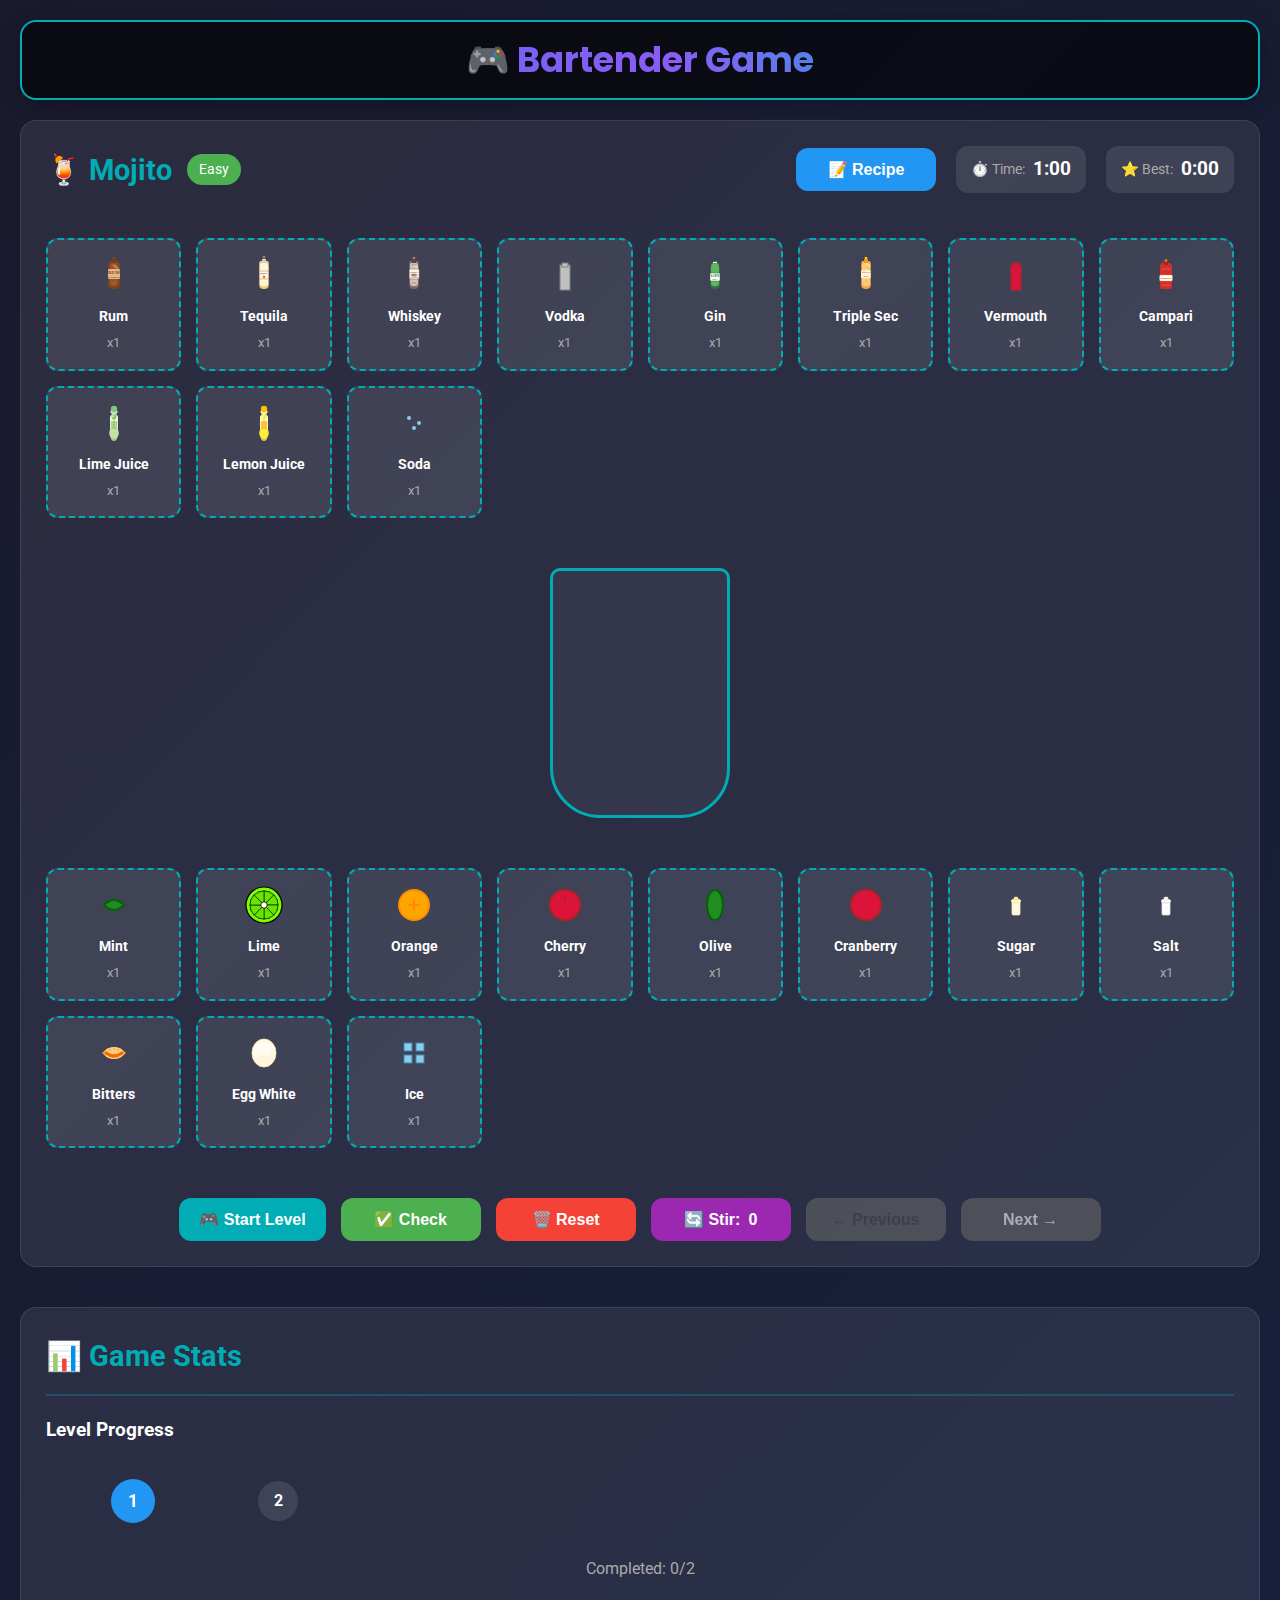
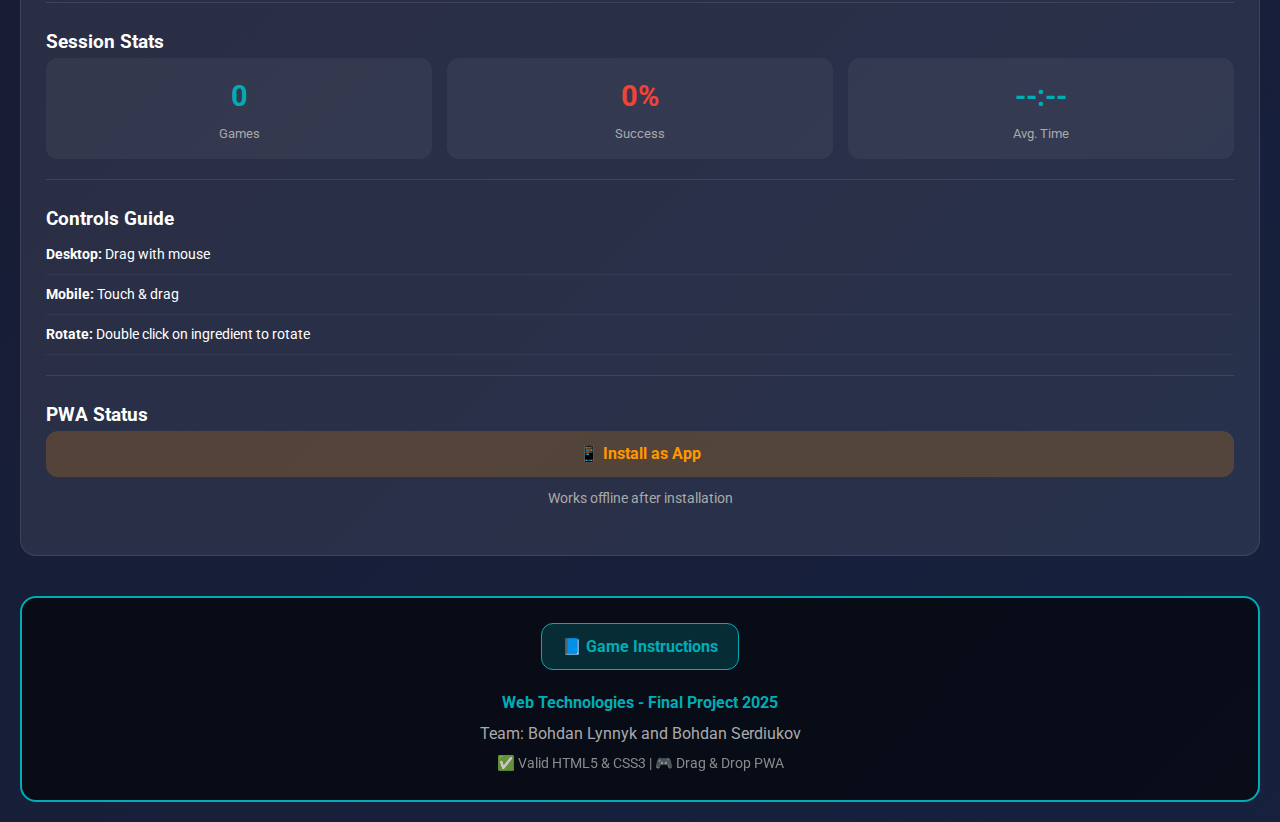
<file: index.html>
<!DOCTYPE html>
<html lang="en">

<head>
    <title>🍸 Bartender Game</title>
    <link rel="stylesheet" href="./style.css">
    <link
        href="https://fonts.googleapis.com/css2?family=Poppins:wght@400;500;600;700&family=Roboto:wght@300;400;500&display=swap"
        rel="stylesheet">
    <meta name="description" content="Drag & Drop cocktail mixing game - PWA for Web Technologies course">
    <meta charset="UTF-8">
    <meta name="viewport" content="width=device-width, initial-scale=1.0">

    <meta name="theme-color" content="#1a1a2e">
    <meta name="mobile-web-app-capable" content="yes">
    <meta name="apple-mobile-web-app-capable" content="yes">
    <meta name="apple-mobile-web-app-status-bar-style" content="black-translucent">
    <meta name="apple-mobile-web-app-title" content="Bartender Game">
    <link rel="icon" type="image/png" href="favicon/favicon-96x96.png" sizes="96x96">
    <link rel="icon" type="image/svg+xml" href="favicon/favicon.svg">
    <link rel="shortcut icon" href="favicon/favicon.ico">
    <link rel="apple-touch-icon" sizes="180x180" href="favicon/apple-touch-icon.png">
    <link rel="manifest" href="./manifest.json">
</head>

<body>
    <div class="bartender">

        <header class="bartender__header">
            <h1 class="bartender__title">🎮 <span class="bartender__logo rainbow-text">Bartender Game</span></h1>
        </header>


        <main class="bartender__main">

            <section class="bartender__game-panel">

                <div class="bartender__game-header">
                    <h2 class="bartender__cocktail-title">
                        <span id="current-cocktail">🍹 Mojito</span>
                        <span class="bartender__difficulty" id="difficulty">Easy</span>
                    </h2>

                    <div class="bartender__game-info">
                        <button id="btn-recipe" class="bartender__btn bartender__btn--recipe">
                            <span>📝 Recipe</span>
                        </button>
                        <div class="bartender__timer-info">
                            <span class="bartender__timer-label">⏱️ Time:</span>
                            <span id="timer" class="bartender__timer-value">0:00</span>
                        </div>
                        <div class="bartender__best-info">
                            <span class="bartender__best-label">⭐️ Best:</span>
                            <span id="best-time" class="bartender__best-value">0:00</span>
                        </div>
                    </div>
                </div>

                <div id="recipe-modal" class="bartender__modal">
                    <div class="bartender__modal-content">
                        <div class="bartender__modal-header">
                            <h3>📋 Recipe to prepare:</h3>
                            <button id="btn-close-modal" class="bartender__modal-close">&times;</button>
                        </div>
                        <div class="bartender__modal-body">
                            <ul id="recipe-list" class="bartender__recipe-list">
                                <li class="bartender__recipe-step">Add mint leaves</li>
                                <li class="bartender__recipe-step">Add lime wedges</li>
                                <li class="bartender__recipe-step">Pour 50ml rum</li>
                                <li class="bartender__recipe-step">Add sugar</li>
                                <li class="bartender__recipe-step">Top with soda water</li>
                                <li class="bartender__recipe-step">Add ice & stir</li>
                            </ul>
                            <div class="bartender__time-limit">
                                Time limit: <span id="time-limit">60</span> seconds
                            </div>
                        </div>
                    </div>
                </div>


                <div class="bartender__ingredients-group" id="ingredients-group-1">

                    <div class="bartender__ingredient" draggable="true" data-type="rum">
                        <img src="./icons/rum.svg" alt="Rum" class="bartender__ingredient-icon">
                        <span class="bartender__ingredient-name">Rum</span>
                        <span class="bartender__ingredient-quantity">x1</span>
                    </div>

                    <div class="bartender__ingredient" draggable="true" data-type="tequila">
                        <img src="./icons/tequila.svg" alt="Tequila" class="bartender__ingredient-icon">
                        <span class="bartender__ingredient-name">Tequila</span>
                        <span class="bartender__ingredient-quantity">x1</span>
                    </div>

                    <div class="bartender__ingredient" draggable="true" data-type="whiskey">
                        <img src="./icons/whiskey.svg" alt="Whiskey" class="bartender__ingredient-icon">
                        <span class="bartender__ingredient-name">Whiskey</span>
                        <span class="bartender__ingredient-quantity">x1</span>
                    </div>

                    <div class="bartender__ingredient" draggable="true" data-type="vodka">
                        <img src="./icons/vodka.svg" alt="Vodka" class="bartender__ingredient-icon">
                        <span class="bartender__ingredient-name">Vodka</span>
                        <span class="bartender__ingredient-quantity">x1</span>
                    </div>

                    <div class="bartender__ingredient" draggable="true" data-type="gin">
                        <img src="./icons/gin.svg" alt="Gin" class="bartender__ingredient-icon">
                        <span class="bartender__ingredient-name">Gin</span>
                        <span class="bartender__ingredient-quantity">x1</span>
                    </div>

                    <div class="bartender__ingredient" draggable="true" data-type="triple_sec">
                        <img src="./icons/triple-sec.svg" alt="Triple Sec" class="bartender__ingredient-icon">
                        <span class="bartender__ingredient-name">Triple Sec</span>
                        <span class="bartender__ingredient-quantity">x1</span>
                    </div>

                    <div class="bartender__ingredient" draggable="true" data-type="vermouth">
                        <img src="./icons/vermouth.svg" alt="Vermouth" class="bartender__ingredient-icon">
                        <span class="bartender__ingredient-name">Vermouth</span>
                        <span class="bartender__ingredient-quantity">x1</span>
                    </div>

                    <div class="bartender__ingredient" draggable="true" data-type="campari">
                        <img src="./icons/campari.svg" alt="Campari" class="bartender__ingredient-icon">
                        <span class="bartender__ingredient-name">Campari</span>
                        <span class="bartender__ingredient-quantity">x1</span>
                    </div>


                    <div class="bartender__ingredient" draggable="true" data-type="lime_juice">
                        <img src="./icons/lime-juice.svg" alt="Lime Juice" class="bartender__ingredient-icon">
                        <span class="bartender__ingredient-name">Lime Juice</span>
                        <span class="bartender__ingredient-quantity">x1</span>
                    </div>

                    <div class="bartender__ingredient" draggable="true" data-type="lemon_juice">
                        <img src="./icons/lemon-juice.svg" alt="Lemon Juice" class="bartender__ingredient-icon">
                        <span class="bartender__ingredient-name">Lemon Juice</span>
                        <span class="bartender__ingredient-quantity">x1</span>
                    </div>

                    <div class="bartender__ingredient" draggable="true" data-type="soda">
                        <img src="./icons/soda.svg" alt="Soda" class="bartender__ingredient-icon">
                        <span class="bartender__ingredient-name">Soda</span>
                        <span class="bartender__ingredient-quantity">x1</span>
                    </div>
                </div>


                <div class="bartender__glass-area">
                    <div class="bartender__glass-container">
                        <div class="bartender__glass" id="target-glass">
                            <div class="bartender__glass-content" id="glass-content"></div>
                        </div>
                    </div>
                </div>


                <div class="bartender__ingredients-group" id="ingredients-group-2">

                    <div class="bartender__ingredient" draggable="true" data-type="mint">
                        <img src="./icons/mint.svg" alt="Mint" class="bartender__ingredient-icon">
                        <span class="bartender__ingredient-name">Mint</span>
                        <span class="bartender__ingredient-quantity">x1</span>
                    </div>

                    <div class="bartender__ingredient" draggable="true" data-type="lime">
                        <img src="./icons/lime.svg" alt="Lime" class="bartender__ingredient-icon">
                        <span class="bartender__ingredient-name">Lime</span>
                        <span class="bartender__ingredient-quantity">x1</span>
                    </div>

                    <div class="bartender__ingredient" draggable="true" data-type="orange">
                        <img src="./icons/orange.svg" alt="Orange" class="bartender__ingredient-icon">
                        <span class="bartender__ingredient-name">Orange</span>
                        <span class="bartender__ingredient-quantity">x1</span>
                    </div>

                    <div class="bartender__ingredient" draggable="true" data-type="cherry">
                        <img src="./icons/cherry.svg" alt="Cherry" class="bartender__ingredient-icon">
                        <span class="bartender__ingredient-name">Cherry</span>
                        <span class="bartender__ingredient-quantity">x1</span>
                    </div>

                    <div class="bartender__ingredient" draggable="true" data-type="olive">
                        <img src="./icons/olive.svg" alt="Olive" class="bartender__ingredient-icon">
                        <span class="bartender__ingredient-name">Olive</span>
                        <span class="bartender__ingredient-quantity">x1</span>
                    </div>

                    <div class="bartender__ingredient" draggable="true" data-type="cranberry">
                        <img src="./icons/cranberry.svg" alt="Cranberry" class="bartender__ingredient-icon">
                        <span class="bartender__ingredient-name">Cranberry</span>
                        <span class="bartender__ingredient-quantity">x1</span>
                    </div>


                    <div class="bartender__ingredient" draggable="true" data-type="sugar">
                        <img src="./icons/sugar.svg" alt="Sugar" class="bartender__ingredient-icon">
                        <span class="bartender__ingredient-name">Sugar</span>
                        <span class="bartender__ingredient-quantity">x1</span>
                    </div>

                    <div class="bartender__ingredient" draggable="true" data-type="salt">
                        <img src="./icons/salt.svg" alt="Salt" class="bartender__ingredient-icon">
                        <span class="bartender__ingredient-name">Salt</span>
                        <span class="bartender__ingredient-quantity">x1</span>
                    </div>

                    <div class="bartender__ingredient" draggable="true" data-type="bitters">
                        <img src="./icons/bitters.svg" alt="Bitters" class="bartender__ingredient-icon">
                        <span class="bartender__ingredient-name">Bitters</span>
                        <span class="bartender__ingredient-quantity">x1</span>
                    </div>

                    <div class="bartender__ingredient" draggable="true" data-type="egg_white">
                        <img src="./icons/egg-white.svg" alt="Egg White" class="bartender__ingredient-icon">
                        <span class="bartender__ingredient-name">Egg White</span>
                        <span class="bartender__ingredient-quantity">x1</span>
                    </div>

                    <div class="bartender__ingredient" draggable="true" data-type="ice">
                        <img src="./icons/ice.svg" alt="Ice" class="bartender__ingredient-icon">
                        <span class="bartender__ingredient-name">Ice</span>
                        <span class="bartender__ingredient-quantity">x1</span>
                    </div>
                </div>


                <div class="bartender__game-controls">
                    <button id="btn-start" class="bartender__btn bartender__btn--start">🎮 Start Level</button>
                    <button id="btn-check" class="bartender__btn bartender__btn--check">✅ Check</button>
                    <button id="btn-reset" class="bartender__btn bartender__btn--reset">🗑️ Reset</button>
                    <button id="btn-stir" class="bartender__btn bartender__btn--stir">🔄 Stir: <span
                            id="stir-count">0</span></button>
                    <button id="btn-previous" class="bartender__btn bartender__btn--previous" disabled>←
                        Previous</button>
                    <button id="btn-next" class="bartender__btn bartender__btn--next" disabled>Next →</button>
                </div>
            </section>


            <section class="bartender__stats-panel">
                <h2 class="bartender__stats-title">📊 Game Stats</h2>

                <div class="bartender__stats-section">
                    <h3>Level Progress</h3>
                    <div class="bartender__levels">

                    </div>
                    <p class="bartender__levels-text">Completed: <span id="completed-levels"></span></p>
                </div>

                <div class="bartender__stats-section">
                    <h3>Session Stats</h3>
                    <div class="bartender__stats-grid">
                        <div class="bartender__stat-box">
                            <div class="bartender__stat-number" id="games-played">0</div>
                            <div class="bartender__stat-label">Games</div>
                        </div>
                        <div class="bartender__stat-box">
                            <div class="bartender__stat-number" id="success-rate">0%</div>
                            <div class="bartender__stat-label">Success</div>
                        </div>
                        <div class="bartender__stat-box">
                            <div class="bartender__stat-number" id="avg-time">--:--</div>
                            <div class="bartender__stat-label">Avg. Time</div>
                        </div>
                    </div>
                </div>

                <div class="bartender__stats-section">
                    <h3>Controls Guide</h3>
                    <ul class="bartender__controls-guide">
                        <li><strong>Desktop:</strong> Drag with mouse</li>
                        <li><strong>Mobile:</strong> Touch & drag</li>
                        <li><strong>Rotate:</strong> Double click on ingredient to rotate</li>
                    </ul>
                </div>

                <div class="bartender__stats-section">
                    <h3>PWA Status</h3>
                    <div class="bartender__pwa-status" id="pwa-status">📱 Install as App</div>
                    <button id="pwa-install-button" class="bartender__btn bartender__btn--install"
                        style="display: none;">⬇️ Install Game</button>
                    <p class="bartender__pwa-info">Works offline after installation</p>
                </div>
            </section>
        </main>

        <footer class="bartender__footer">
            <nav class="bartender__footer-nav">
                <a href="./instructions.html" class="bartender__nav-link" target="_blank">📘 Game Instructions</a>
            </nav>

            <div class="bartender__footer-info">
                <p class="bartender__course-info">Web Technologies - Final Project 2025</p>
                <p class="bartender__team-info">Team: Bohdan Lynnyk and Bohdan Serdiukov</p>
                <p class="bartender__validation">✅ Valid HTML5 & CSS3 | 🎮 Drag & Drop PWA</p>
            </div>
        </footer>
    </div>



    <script defer src="./modalManager.js"></script>
    <script defer src="./touchDragManager.js"></script>
    <script defer src="./pwaManager.js"></script>
    <script defer src="./bartenderGame.js"></script>
    <script defer src="./main.js"></script>
</body>

</html>
</file>
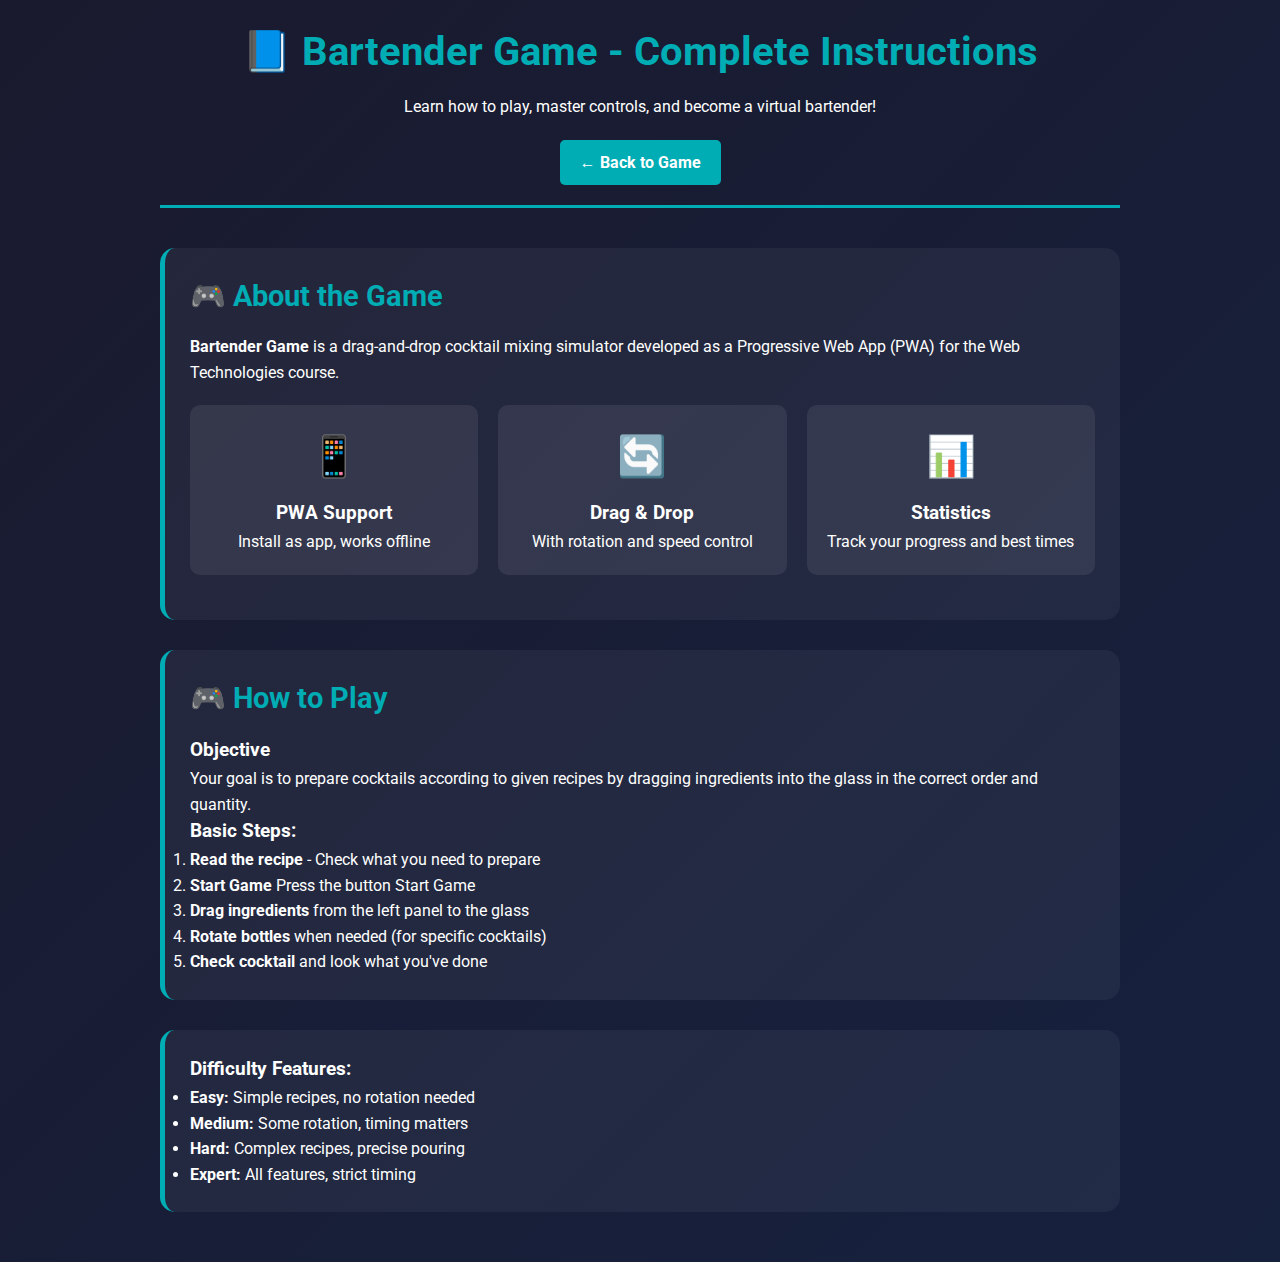
<file: instructions.html>
<!DOCTYPE html>
<html lang="en">

<head>
    <meta charset="UTF-8">
    <meta name="viewport" content="width=device-width, initial-scale=1.0">
    <title>📘 Game Instructions - Bartender Game</title>

    <link rel="stylesheet" href="./style.css">

    <link
        href="https://fonts.googleapis.com/css2?family=Poppins:wght@400;500;600;700&family=Roboto:wght@300;400;500&display=swap"
        rel="stylesheet">

    <style>
        .instructions-container {
            max-width: 1000px;
            margin: 0 auto;
            padding: 20px;
        }

        .instructions-header {
            text-align: center;
            margin-bottom: 40px;
            padding-bottom: 20px;
            border-bottom: 3px solid #00adb5;
        }

        .instructions-header h1 {
            color: #00adb5;
            font-size: 2.5rem;
            margin-bottom: 10px;
        }

        .back-to-game {
            display: inline-block;
            margin-top: 20px;
            padding: 10px 20px;
            background: #00adb5;
            color: white;
            text-decoration: none;
            border-radius: 5px;
            font-weight: bold;
        }

        .back-to-game:hover {
            background: #0097a7;
        }

        .instruction-section {
            background: rgba(255, 255, 255, 0.05);
            border-radius: 15px;
            padding: 25px;
            margin-bottom: 30px;
            border-left: 5px solid #00adb5;
        }

        .instruction-section h2 {
            color: #00adb5;
            margin-bottom: 15px;
            font-size: 1.8rem;
        }

        .features-grid {
            display: grid;
            grid-template-columns: repeat(auto-fit, minmax(250px, 1fr));
            gap: 20px;
            margin: 20px 0;
        }

        .feature {
            background: rgba(255, 255, 255, 0.08);
            padding: 20px;
            border-radius: 10px;
            text-align: center;
        }

        .feature-icon {
            font-size: 2.5rem;
            margin-bottom: 10px;
        }

        .print-only {
            display: none;
        }


        @media print {

            .header,
            .footer,
            .game-controls,
            .ingredients-panel,
            .stats-panel,
            .indicators,
            .back-to-game,
            .no-print {
                display: none !important;
            }

            .instructions-container {
                background: white !important;
                color: black !important;
                padding: 0 !important;
                margin: 0 !important;
                max-width: 100% !important;
            }

            .instruction-section {
                background: white !important;
                color: black !important;
                border: 1px solid #ddd !important;
                page-break-inside: avoid;
                margin-bottom: 20px !important;
            }

            .print-only {
                display: block !important;
                text-align: center;
                margin-top: 30px;
                padding-top: 20px;
                border-top: 1px solid #000;
                font-size: 12pt;
            }

            body {
                background: white !important;
                color: black !important;
                font-size: 12pt !important;
                line-height: 1.5 !important;
            }

            h1,
            h2,
            h3 {
                color: black !important;
            }
        }
    </style>
</head>

<body>

    <div class="container instructions-container">

        <header class="instructions-header">
            <h1>📘 Bartender Game - Complete Instructions</h1>
            <p class="subtitle">Learn how to play, master controls, and become a virtual bartender!</p>
            <a href="./index.html" class="back-to-game">← Back to Game</a>
        </header>


        <main class="instructions-content">


            <section class="instruction-section">
                <h2>🎮 About the Game</h2>
                <p><strong>Bartender Game</strong> is a drag-and-drop cocktail mixing simulator developed as a
                    Progressive Web App (PWA) for the Web Technologies course.</p>

                <div class="features-grid">
                    <div class="feature">
                        <div class="feature-icon">📱</div>
                        <h3>PWA Support</h3>
                        <p>Install as app, works offline</p>
                    </div>
                    <div class="feature">
                        <div class="feature-icon">🔄</div>
                        <h3>Drag & Drop</h3>
                        <p>With rotation and speed control</p>
                    </div>
                    <div class="feature">
                        <div class="feature-icon">📊</div>
                        <h3>Statistics</h3>
                        <p>Track your progress and best times</p>
                    </div>
                </div>
            </section>


            <section class="instruction-section">
                <h2>🎮 How to Play</h2>

                <h3>Objective</h3>
                <p>Your goal is to prepare cocktails according to given recipes by dragging ingredients into the glass
                    in the correct order and quantity.</p>

                <h3>Basic Steps:</h3>
                <ol>
                    <li><strong>Read the recipe</strong> - Check what you need to prepare</li>
                    <li><strong>Start Game</strong> Press the button Start Game</li>
                    <li><strong>Drag ingredients</strong> from the left panel to the glass</li>
                    <li><strong>Rotate bottles</strong> when needed (for specific cocktails)</li>
                    <li><strong>Check cocktail</strong> and look what you've done</li>
                </ol>
            </section>


            <section class="instruction-section">
                <h3>Difficulty Features:</h3>
                <ul>
                    <li><strong>Easy:</strong> Simple recipes, no rotation needed</li>
                    <li><strong>Medium:</strong> Some rotation, timing matters</li>
                    <li><strong>Hard:</strong> Complex recipes, precise pouring</li>
                    <li><strong>Expert:</strong> All features, strict timing</li>
                </ul>
            </section>
            <div class="print-only">
                <hr>
                <p><strong>Bartender Game</strong> - Final Project for Web Technologies</p>
                <p>Course: WEBTE1 | Year: 2025/2026</p>
                <p>Team: [Your Names Here]</p>
                <p>Game URL: [Your URL Here]</p>
                <p>Printed on: <span id="print-date"></span></p>
            </div>
        </main>
    </div>

    <script>
        document.getElementById('print-date').textContent = new Date().toLocaleDateString('sk-SK');
        window.addEventListener('beforeprint', () => {
            document.title = "Bartender Game - Instructions";
        });
    </script>
</body>

</html>
</file>
<file: style.css>
:root {
  --primary: #1a1a2e;
  --secondary: #16213e;
  --accent: #00adb5;
  --accent-light: #00ff95;
  --text: #ffffff;
  --text-light: #aaaaaa;
  --panel-bg: rgba(255, 255, 255, 0.08);
  --panel-border: rgba(255, 255, 255, 0.1);
  --success: #4caf50;
  --warning: #ff9800;
  --error: #f44336;
  --info: #2196f3;
  --shadow: 0 4px 20px rgba(0, 0, 0, 0.3);
  --shadow-hover: 0 8px 30px rgba(0, 173, 181, 0.3);
  --radius-sm: 8px;
  --radius-md: 12px;
  --radius-lg: 16px;
  --transition: all 0.3s ease;
}

* {
  margin: 0;
  padding: 0;
  box-sizing: border-box;
}

body {
  font-family: "Roboto", "Segoe UI", sans-serif;
  background: linear-gradient(135deg, var(--primary), var(--secondary));
  color: var(--text);
  min-height: 100vh;
  line-height: 1.6;
  overflow-x: hidden;
}

.bartender {
  max-width: 1600px;
  margin: 0 auto;
  padding: 20px;
  min-height: 100vh;
  display: flex;
  flex-direction: column;
}

.bartender__header {
  background: rgba(0, 0, 0, 0.6);
  border-radius: var(--radius-lg);
  border: 2px solid var(--accent);
  box-shadow: var(--shadow);
  padding: 10px;
  margin-bottom: 20px;
  text-align: center;
}

.bartender__title {
  font-family: "Poppins", sans-serif;
  font-size: 2.2rem;
  color: var(--accent);
}

.bartender__logo {
  background: linear-gradient(
    45deg,
    #6366f1,
    #8b5cf6,
    #06b6d4,
    #10b981,
    #f59e0b
  );
  background-size: 400% 400%;
  -webkit-background-clip: text;
  background-clip: text;
  -webkit-text-fill-color: transparent;
  color: transparent;
  animation: rainbow 8s ease-in-out infinite;
  display: inline-block;
}

@keyframes rainbow {
  0% {
    background-position: 0% 50%;
  }
  50% {
    background-position: 100% 50%;
  }
  100% {
    background-position: 0% 50%;
  }
}

.bartender__main {
  display: flex;
  flex-direction: column;
  gap: 20px;
  flex: 1;
  margin-bottom: 20px;
}

.bartender__game-panel {
  background: var(--panel-bg);
  border-radius: var(--radius-lg);
  padding: 25px;
  border: 1px solid var(--panel-border);
  display: flex;
  flex-direction: column;
}

.bartender__game-header {
  display: flex;
  justify-content: space-between;
  align-items: center;
  margin-bottom: 25px;
  flex-wrap: wrap;
  gap: 15px;
}

.bartender__cocktail-title {
  color: var(--accent);
  font-size: 1.8rem;
  display: flex;
  align-items: center;
  gap: 15px;
}

.bartender__difficulty {
  background: var(--success);
  color: white;
  padding: 4px 12px;
  border-radius: 20px;
  font-size: 0.9rem;
  font-weight: normal;
}

.bartender__game-info {
  display: flex;
  align-items: center;
  gap: 20px;
  flex-wrap: wrap;
}

.bartender__timer-info,
.bartender__best-info {
  display: flex;
  align-items: center;
  gap: 8px;
  background: rgba(255, 255, 255, 0.1);
  padding: 8px 15px;
  border-radius: var(--radius-md);
}

.bartender__timer-label,
.bartender__best-label {
  color: var(--text-light);
  font-size: 0.9rem;
}

.bartender__timer-value,
.bartender__best-value {
  font-weight: bold;
  font-size: 1.2rem;
  color: var(--text);
}

.bartender__modal {
  display: none;
  position: fixed;
  top: 0;
  left: 0;
  width: 100%;
  height: 100%;
  background: rgba(0, 0, 0, 0.8);
  z-index: 1000;
  align-items: center;
  justify-content: center;
  padding: 20px;
}

.bartender__modal-content {
  background: var(--secondary);
  border-radius: var(--radius-lg);
  padding: 30px;
  max-width: 500px;
  width: 100%;
  border: 2px solid var(--accent);
  position: relative;
  max-height: 80vh;
  overflow-y: auto;
}

.bartender__modal-header {
  display: flex;
  justify-content: space-between;
  align-items: center;
  margin-bottom: 20px;
  padding-bottom: 15px;
  border-bottom: 2px solid rgba(0, 173, 181, 0.3);
}

.bartender__modal-header h3 {
  color: var(--accent);
  font-size: 1.4rem;
}

.bartender__modal-close {
  background: none;
  border: none;
  color: var(--text);
  font-size: 2rem;
  cursor: pointer;
  transition: var(--transition);
}

.bartender__modal-close:hover {
  color: var(--accent);
}

.bartender__modal-actions {
  display: flex;
  margin: 10px;
  gap: 10px;
}
.bartender__modal-body p {
  margin: 20px;
}

.bartender__recipe-list {
  list-style: none;
  padding-left: 0;
  margin-bottom: 20px;
}

.bartender__recipe-step {
  padding: 12px 0;
  border-bottom: 1px solid rgba(255, 255, 255, 0.1);
  position: relative;
  padding-left: 30px;
}

.bartender__recipe-step:before {
  content: "→";
  position: absolute;
  left: 0;
  color: var(--accent);
  font-weight: bold;
}

.bartender__recipe-step--stir {
  background: rgba(0, 173, 181, 0.1);
  border-radius: var(--radius-sm);
  padding: 15px;
  margin-top: 10px;
}

.bartender__stir-instruction {
  display: flex;
  align-items: center;
  gap: 10px;
}

.bartender__stir-emoji {
  font-size: 1.2rem;
}

.bartender__stir-text {
  font-weight: bold;
}

.bartender__time-limit {
  background: rgba(255, 152, 0, 0.1);
  padding: 15px;
  border-radius: var(--radius-md);
  text-align: center;
  color: var(--warning);
  font-weight: bold;
}

.bartender__ingredients-group {
  display: grid;
  grid-template-columns: repeat(auto-fill, minmax(120px, 1fr));
  gap: 15px;
  margin: 20px 0;
}

.bartender__ingredient {
  background: rgba(255, 255, 255, 0.1);
  border-radius: var(--radius-md);
  text-align: center;
  cursor: grab;
  transition: var(--transition);
  border: 2px dashed var(--accent);
  user-select: none;
  position: relative;
  padding: 15px 10px;
  display: flex;
  flex-direction: column;
  align-items: center;
  justify-content: center;
  min-height: 100px;
}

.bartender__ingredient:hover {
  background: rgba(0, 173, 181, 0.15);
  transform: translateY(-3px);
  border-style: solid;
  box-shadow: var(--shadow-hover);
}

.bartender__ingredient:active {
  cursor: grabbing;
  transform: scale(0.95);
}

.bartender__ingredient--flipped {
  transform: rotate(180deg);
  border-color: var(--warning);
}

.bartender__ingredient-icon {
  width: 40px;
  height: 40px;
  margin-bottom: 10px;
  object-fit: contain;
}

.bartender__ingredient-name {
  display: block;
  font-weight: bold;
  font-size: 0.9rem;
  margin-bottom: 5px;
}

.bartender__ingredient-quantity {
  display: block;
  color: var(--text-light);
  font-size: 0.8rem;
}

.bartender__glass-area {
  margin: 30px 0;
  text-align: center;
  position: relative;
  z-index: 1;
}

.bartender__glass {
  width: 180px;
  height: 250px;
  border: 3px solid var(--accent);
  border-radius: 10px 10px 50px 50px;
  background: rgba(255, 255, 255, 0.05);
  position: relative;
  overflow: hidden;
  margin: 0 auto;
  transition: var(--transition);
}

.bartender__glass--drop-ready {
  border-color: var(--accent-light);
  box-shadow: 0 0 20px rgba(0, 255, 149, 0.5);
}

.bartender__glass--stirring {
  animation: stirGlass 0.8s ease-in-out;
}

.bartender__glass-content {
  position: absolute;
  top: 0;
  left: 0;
  width: 100%;
  height: 100%;
  pointer-events: none;
  overflow: hidden;
  border-radius: 10px 10px 50px 50px;
}

.bartender__glass-ingredient {
  position: absolute;
  background: rgba(255, 255, 255, 0.15);
  border: 2px solid rgba(255, 255, 255, 0.3);
  border-radius: 12px;
  padding: 10px 6px;
  color: white;
  font-size: 0.75rem;
  font-weight: bold;
  text-align: center;
  width: 55px;
  height: 55px;
  display: flex;
  align-items: center;
  justify-content: center;
  box-shadow: 0 3px 6px rgba(0, 0, 0, 0.3);
  z-index: 1;
  pointer-events: none;
  user-select: none;
  overflow-wrap: break-word;
  word-break: break-all;
  animation: popIn 0.5s ease;
}

@keyframes popIn {
  0% {
    transform: scale(0);
    opacity: 0;
  }
  70% {
    transform: scale(1.1);
  }
  100% {
    transform: scale(1);
    opacity: 1;
  }
}

@keyframes stirGlass {
  0% {
    transform: rotate(0deg);
  }
  25% {
    transform: rotate(15deg);
  }
  50% {
    transform: rotate(0deg);
  }
  75% {
    transform: rotate(-15deg);
  }
  100% {
    transform: rotate(0deg);
  }
}

.bartender__glass-ingredient--flipped {
  border-color: var(--warning);
  position: relative;
}

.bartender__flip-badge {
  position: absolute;
  top: -5px;
  right: -5px;
  width: 10px;
  height: 10px;
  background: var(--warning);
  border-radius: 50%;
  border: 2px solid var(--primary);
}

.bartender__game-controls {
  display: flex;
  justify-content: center;
  gap: 15px;
  flex-wrap: wrap;
  margin-top: 30px;
}

.bartender__btn {
  padding: 12px 20px;
  border: none;
  border-radius: var(--radius-md);
  font-size: 1rem;
  font-weight: bold;
  cursor: pointer;
  transition: var(--transition);
  display: flex;
  align-items: center;
  justify-content: center;
  gap: 8px;
  min-width: 140px;
}

.bartender__btn:hover {
  transform: translateY(-2px);
  box-shadow: var(--shadow);
}

.bartender__btn:disabled {
  background: #666;
  cursor: not-allowed;
  transform: none;
  box-shadow: none;
  opacity: 0.6;
}

/* Button Colors */
.bartender__btn--recipe {
  background: var(--info);
  color: white;
}

.bartender__btn--start {
  background: var(--accent);
  color: white;
}

.bartender__btn--check {
  background: var(--success);
  color: white;
}

.bartender__btn--reset {
  background: var(--error);
  color: white;
}

.bartender__btn--stir {
  background: #9c27b0;
  color: white;
}

.bartender__btn--next {
  background: var(--info);
  color: white;
}

.bartender__btn--install {
  background: var(--success);
  color: white;
  margin-top: 10px;
}

.bartender__stats-panel {
  background: var(--panel-bg);
  border-radius: var(--radius-lg);
  padding: 25px;
  border: 1px solid var(--panel-border);
  margin-top: 20px;
}

.bartender__stats-title {
  color: var(--accent);
  margin-bottom: 20px;
  padding-bottom: 15px;
  border-bottom: 2px solid rgba(0, 173, 181, 0.3);
  font-size: 1.8rem;
}

.bartender__stats-section {
  margin-bottom: 25px;
  padding-bottom: 20px;
  border-bottom: 1px solid rgba(255, 255, 255, 0.1);
}

.bartender__stats-section:last-child {
  border-bottom: none;
  margin-bottom: 0;
}

.bartender__levels {
  display: grid;
  grid-template-columns: repeat(8, 1fr);
  gap: 10px;
  margin: 15px 0;
  padding: 20px;
}

.bartender__level {
  width: 40px;
  height: 40px;
  border-radius: 50%;
  display: flex;
  align-items: center;
  justify-content: center;
  font-weight: bold;
  background: rgba(255, 255, 255, 0.1);
  margin: 0 auto;
  transition: var(--transition);
}

.bartender__level--completed {
  background: var(--success);
  color: white;
}

.bartender__level--current {
  background: var(--info);
  color: white;
  transform: scale(1.1);
}

.bartender__levels-text {
  text-align: center;
  color: var(--text-light);
  margin-top: 10px;
}

.bartender__stats-grid {
  display: grid;
  grid-template-columns: repeat(3, 1fr);
  gap: 15px;
}

.bartender__stat-box {
  background: rgba(255, 255, 255, 0.05);
  border-radius: var(--radius-md);
  padding: 15px;
  text-align: center;
}

.bartender__stat-number {
  font-size: 1.8rem;
  font-weight: bold;
  color: var(--accent);
  margin-bottom: 5px;
}

.bartender__stat-label {
  font-size: 0.8rem;
  color: var(--text-light);
}

.bartender__controls-guide {
  list-style: none;
  padding-left: 0;
}

.bartender__controls-guide li {
  padding: 8px 0;
  border-bottom: 1px solid rgba(255, 255, 255, 0.05);
  font-size: 0.9rem;
}

.bartender__pwa-status {
  background: rgba(255, 152, 0, 0.2);
  color: var(--warning);
  padding: 10px 15px;
  border-radius: var(--radius-md);
  text-align: center;
  font-weight: bold;
  cursor: pointer;
  margin-bottom: 10px;
  transition: var(--transition);
}

.bartender__pwa-status:hover {
  background: rgba(255, 152, 0, 0.3);
}

.bartender__pwa-info {
  font-size: 0.9rem;
  color: var(--text-light);
  text-align: center;
}

.bartender__footer {
  background: rgba(0, 0, 0, 0.6);
  border-radius: var(--radius-lg);
  padding: 25px;
  border: 2px solid var(--accent);
  margin-top: 20px;
}

.bartender__footer-nav {
  display: flex;
  justify-content: center;
  margin-bottom: 20px;
}

.bartender__nav-link {
  background: rgba(0, 173, 181, 0.2);
  color: var(--accent);
  border: 1px solid var(--accent);
  padding: 10px 20px;
  border-radius: var(--radius-md);
  text-decoration: none;
  font-weight: bold;
  transition: var(--transition);
}

.bartender__nav-link:hover {
  background: rgba(0, 173, 181, 0.4);
}

.bartender__footer-info {
  text-align: center;
  color: var(--text-light);
}

.bartender__course-info {
  font-weight: bold;
  color: var(--accent);
  margin-bottom: 5px;
}

.bartender__team-info {
  margin-bottom: 5px;
}

.bartender__validation {
  font-size: 0.9rem;
  opacity: 0.8;
}

@media (max-width: 1200px) {
  .bartender {
    padding: 15px;
  }

  .bartender__game-header {
    align-items: flex-start;
  }

  .bartender__game-info {
    width: 100%;
    justify-content: space-between;
  }

  .bartender__ingredients-group {
    grid-template-columns: repeat(auto-fill, minmax(100px, 1fr));
  }
}

@media (max-width: 768px) {
  .bartender__title {
    font-size: 1.8rem;
  }

  .bartender__game-info {
    flex-direction: column;
    align-items: flex-start;
    gap: 10px;
    position: relative;
  }

  .bartender__ingredients-group {
    grid-template-columns: repeat(auto-fill, minmax(80px, 1fr));
    gap: 10px;
  }

  .bartender__ingredient {
    padding: 10px 5px;
    min-height: 90px;
  }

  .bartender__ingredient-icon {
    width: 30px;
    height: 30px;
  }

  .bartender__glass {
    width: 150px;
    height: 200px;
  }

  .bartender__floating-ingredient {
    width: 35px;
    height: 35px;
    font-size: 0.55rem;
    padding: 6px 3px;
  }

  .bartender__game-controls {
    flex-direction: column;
    align-items: center;
  }

  .bartender__btn {
    width: 100%;
  }

  .bartender__stats-grid {
    grid-template-columns: repeat(2, 1fr);
  }

  .bartender__levels {
    grid-template-columns: repeat(4, 1fr);
  }

  .bartender__btn--recipe {
    position: fixed;
    top: 70px;
    left: 10px;
    z-index: 1000;
    min-width: 30px;
    width: 40px;
    height: 40px;
    border-radius: 50%;
    gap: 0px;
    padding: 0;
    display: flex;
    align-items: center;
    justify-content: center;
    font-size: 1.5rem;
    background: var(--accent);
    box-shadow: 0 4px 15px rgba(0, 0, 0, 0.3);
  }

  .bartender__btn--recipe::after {
    content: "📝";
  }

  .bartender__btn--recipe span {
    font-size: 0;
  }

  .bartender__timer-info {
    position: fixed;
    top: 20px;
    left: 10px;
    z-index: 1000;
    background: rgba(0, 173, 181, 0.9);
    border-radius: 30px;
    padding: 5px 10px;
    display: flex;
    align-items: center;
    gap: 8px;
    box-shadow: 0 4px 15px rgba(0, 0, 0, 0.3);
    min-width: auto;
  }
  .bartender__timer-info ::before {
    content: "⏱️ ";
  }

  .bartender__timer-label {
    display: none;
  }

  .bartender__timer-value {
    font-size: 1.2rem;
    font-weight: bold;
    color: white;
  }

  .bartender__best-info {
    width: 100%;
  }
}

@media (max-width: 480px) {
  .bartender {
    padding: 10px;
  }
  .bartender__title {
    font-size: calc(0.9rem + 1vw);
  }

  .bartender__game-panel,
  .bartender__stats-panel,
  .bartender__footer {
    padding: 15px;
  }

  .bartender__ingredients-group {
    grid-template-columns: repeat(auto-fill, minmax(70px, 1fr));
    gap: 8px;
  }

  .bartender__ingredient {
    padding: 1px 0px;
    min-height: 30px;
  }

  .bartender__ingredient-icon {
    width: 25px;
    height: 25px;
    margin-bottom: 5px;
  }

  .bartender__ingredient-name {
    font-size: 0.8rem;
  }

  .bartender__ingredient-quantity {
    font-size: 0.7rem;
  }

  .bartender__glass {
    width: 120px;
    height: 160px;
  }

  .bartender__floating-ingredient {
    width: 30px;
    height: 30px;
    font-size: 0.5rem;
    padding: 5px 2px;
  }

  .bartender__stats-grid {
    grid-template-columns: 1fr;
  }

  .bartender__levels {
    grid-template-columns: repeat(4, 1fr);
  }

  .bartender__level {
    width: 35px;
    height: 35px;
    font-size: 0.9rem;
  }
}

body.offline::before {
  content: "📴 OFFLINE MODE";
  position: fixed;
  top: 10px;
  right: 10px;
  background: var(--error);
  color: white;
  padding: 5px 10px;
  border-radius: 4px;
  font-size: 12px;
  font-weight: bold;
  z-index: 1000;
  animation: pulse 2s infinite;
  text-shadow: 0 1px 2px rgba(0, 0, 0, 0.3);
  box-shadow: 0 2px 5px rgba(0, 0, 0, 0.2);
}

@keyframes pulse {
  0%,
  100% {
    opacity: 1;
  }
  50% {
    opacity: 0.7;
  }
}

@keyframes install-pulse {
  0% {
    box-shadow: 0 0 0 0 rgba(255, 87, 34, 0.7);
  }
  70% {
    box-shadow: 0 0 0 10px rgba(255, 87, 34, 0);
  }
  100% {
    box-shadow: 0 0 0 0 rgba(255, 87, 34, 0);
  }
}

.bartender__btn--install {
  margin: 20px auto;
  animation: install-pulse 2s infinite;
  background: linear-gradient(45deg, #ff4081, #ff9100);
  transform: scale(1.02);
}
</file>
